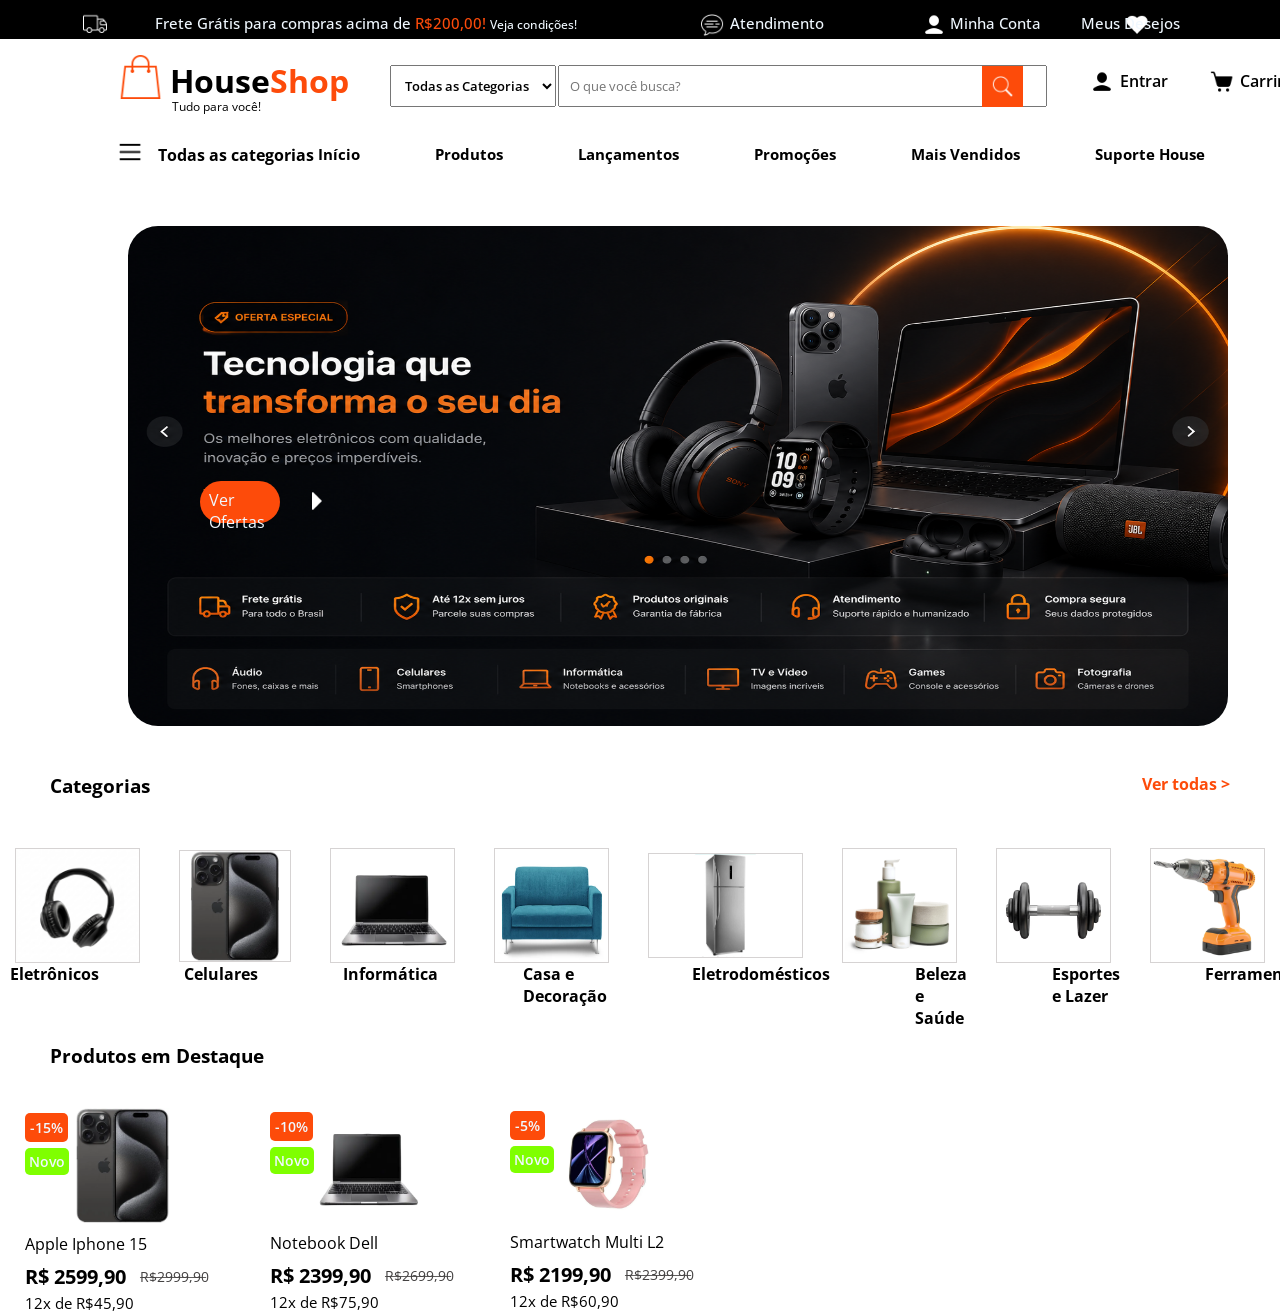
<file: index.html>
<!DOCTYPE html>
<html lang="pt-br">
<head>
    <meta charset="UTF-8">
    <meta name="viewport" content="width=device-width, initial-scale=1.0">
    <title>HouseShop | Início</title>
    <link rel="stylesheet" href="style.css">
</head>
<body>
    <div class="cabeça1">
        <img src="[data-uri]" width="24" height="24" alt="truck--v1" id="camin">
        <h3>Frete Grátis para compras acima de <span>R$200,00!</span> <a href="#">Veja condições!</a></h3>
        <img src="[data-uri]" width="24" height="24" alt="chat-message--v1" id="aten">
        <a href="#" class="navegar1">Atendimento</a>
        <img src="[data-uri]" width="24" height="24" alt="user--v1" id="conta">
        <a href="#" class="navegar2">Minha Conta</a>
        <img src="[data-uri]" width="24" height="24" alt="filled-heart" id="desejos">
        <a href="#" class="navegar3">Meus Desejos</a>
    </div>
    <header>
        <img src="[data-uri]" width="45" height="45" alt="shopping-bag--v1" id="bolsa">
        <h1>House<span>Shop</span></h1>
        <p>Tudo para você!</p>
        <select id="categorias" name="categoria">
            <option value="Todas as Categorias">Todas as Categorias</option>
            <option value="Eletrônica">Eletrônica</option>
            <option value="Informática">Informática</option>
            <option value="Calçados">Calçados</option>
            <option value="Cozinha">Cozinha</option>
            <option value="Oficina Mecânica">Oficina Mecânica</option>
        </select>
        <input type="text" placeholder="O que você busca?">
        <img src="[data-uri]" width="41" height="41" alt="search--v1" id="lupa">
        <img src="[data-uri]" width="24" height="24" alt="user--v1" id="con">
        <a href="#" id="entrar">Entrar</a>
        <img src="[data-uri]" width="24" height="24" alt="shopping-cart--v1" id="car">
        <a href="#" id="carrinho">Carrinho</a>
        <p id="quant">0</p>
    </header>
    <div class="categor">
        <div class="img-category">
            <img src="[data-uri]" width="24" height="24" alt="menu--v6">
            <h4>Todas as categorias</h4>
        </div>
        <div class="ca">
            <a href="#">Início</a>
            <a href="#">Produtos</a>
            <a href="#">Lançamentos</a>
            <a href="#">Promoções</a>
            <a href="#">Mais Vendidos</a>
            <a href="#">Suporte House</a>
        </div>
    </div>
    <div class="card-imagem">
        <img src="imgs/ChatGPT Image 24 de jul. de 2026, 19_10_59.png" alt="oferta">
    </div>
    <div class="btn-oferta">
        <a href="#">Ver Ofertas</a>
        <img src="[data-uri]" width="24" height="24" alt="sort-right">
    </div>
    <div class="categoria">
        <h3>Categorias</h3>
        <a href="#">Ver todas ></a>
    </div>
    <div class="img-ca">
        <img src="imgs/image.png " width="125" height="115" alt="fone de ouvido">
        <img src="imgs/iphone.webp" width="112" height="112" alt="Celular">
        <img src="imgs/notebook.png"  width="125" height="115" alt="Notebook">
        <img src="imgs/sofá.jpg" width="115" height="115" alt="Sofá">
        <img src="imgs/geladeira.jpg" width="155" height="105" alt="Geladeira">
        <img src="imgs/beleza.webp" width="115" height="115" alt="Beleza e Saúde">
        <img src="imgs/halter.avif" width="115" height="115" alt="Halter">
        <img src="imgs/furadeira.png" width="115" height="115" alt="Furadeira">
    </div>
    <div id="h4">
        <h4>Eletrônicos</h4>
        <h4>Celulares</h4>
        <h4>Informática</h4>
        <h4>Casa e Decoração</h4>
        <h4>Eletrodomésticos</h4>
        <h4>Beleza e Saúde</h4>
        <h4>Esportes e Lazer</h4>
        <h4>Ferramentas</h4>
    </div>
    <h3 id="proh3">Produtos em Destaque</h3>

    <div class="destaks">
        <img src="imgs/iphone.webp" width="115" height="115" alt="Celular Iphone">
        <p id="off">-15%</p>
        <p id="novo">Novo</p>
        <p id="nome-iphone">Apple Iphone 15</p>
        <h4>R$ 2599,90</h4>
        <p id="antigo">R$2999,90</p>
        <p id="parce">12x de R$45,90</p>
        <p id="traço">___________</p>
    </div>
    <div class="destaks2">
        <img src="imgs/notebook.png" width="115" height="115" alt="Notebook">
        <p id="off2">-10%</p>
        <p id="novo2">Novo</p>
        <p id="nome-notebook">Notebook Dell</p>
        <h4>R$ 2399,90</h4>
        <p id="antigo2">R$2699,90</p>
        <p id="parce2">12x de R$75,90</p>
        <p id="traço2">___________</p>
    </div>
    <div class="destaks3">
        <img src="imgs/smartwatch.png" width="115" height="115" alt="Notebook">
        <p id="off3">-5%</p>
        <p id="novo3">Novo</p>
        <p id="nome-smartwatch">Smartwatch Multi L2</p>
        <h4>R$ 2199,90</h4>
        <p id="antigo3">R$2399,90</p>
        <p id="parce3">12x de R$60,90</p>
        <p id="traço3">___________</p>
    </div>
</body>
</html>
</file>
<file: style.css>
@import url('https://fonts.googleapis.com/css2?family=Open+Sans:ital,wght@0,300..800;1,300..800&display=swap');


* {
    margin: 0;
    padding: 0;
    box-sizing: border-box;
    font-family: "Open Sans", sans-serif;
}

.cabeça1 {
    display: flex;
    justify-content: center;
    background-color: rgb(0, 0, 0);
    padding-bottom: 6px;
}

#camin {
    margin-top: 9px;
    margin-right: 180px;
    position: relative;
    left: -455px;
    z-index: 99;
}

.cabeça1 h3 {
    position: absolute;
    margin-top: 13px;
    font-size: 15px;
    left: 155px;
    color: aliceblue;
    font-weight: 500;
}

.cabeça1 h3 a {
    text-decoration: none;
    color: aliceblue;
    font-size: 12px;
    position: relative;
}

.cabeça1 h3 span {
    color: rgb(253, 75, 10);
}

.navegar1 {
    position: absolute;
    left: 730px;
    text-decoration: none;
    color: aliceblue;
    font-size: 15px;
    font-weight: 500;
    margin-top: 13px;
  
}

.navegar2 {
    position: absolute;
    left: 950px;
    text-decoration: none;
    color: aliceblue;
    font-size: 15px;
    font-weight: 500;
    margin-top: 13px;
  
}

.navegar3 {
    position: absolute;
    text-decoration: none;
    color: aliceblue;
    font-size: 15px;
    font-weight: 500;
    margin-top: 13px;    
    right: 100px;
  
}
#aten {
    position: absolute;
    left: 700px;
    margin-top: 13px;

}

#desejos {
    position: absolute;
    left: 1125px;
    margin-top: 12px;
}

#conta {
    position: absolute;
    left: 922px;
    margin-top: 13px;
}

#bolsa {
    margin-top: 15px;
    margin-left: 118px;
}

header h1 {
    margin-top: -45px;
    margin-left: 170px;
    margin-bottom: 20px;
    position: relative;
}

header h1 span {
    color: rgb(253, 75, 10);
}

header p {
    margin-top: -24px;
    margin-left: 172px;
    font-size: 12px;
}

#categorias {
    margin-left: 390px;
    padding: 10px;
    font-weight: 600;
    position: absolute;
    top: 65px;
}

header input {
    position: absolute;
    padding-top: 10px;
    padding-bottom: 10px;
    padding-right: 300px;
    padding-left: 10px;
    margin-left: 558px;
    top: 65px;
}

#con {
    margin-left: 1090px;
    position: absolute;
    top: 70px;
}

#entrar {
    margin-left: 1120px;
    position: absolute;
    top: 70px;
    text-decoration: none;
    color: black;
    font-weight: 600;

}

#car {
    margin-left: 1210px;
    position: absolute;
    top: 70px;
}

#carrinho {
    margin-left: 1240px;
    position: absolute;
    top: 70px;
    text-decoration: none;
    color: black;
    font-weight: 600;

}

#quant {
    margin-left: 1310px;
    position: absolute;
    top: 90px;
    text-decoration: none;
    color: aliceblue;
    font-weight: 600;
    padding: 5px 10px;
    border-radius: 19px;
    background-color: rgb(253, 75, 10);
 
}

#lupa {
    position: absolute;
    left: 982px;
    top: 66px;
    background-color: rgb(253, 75, 10);
    padding: 9px;
}

.categor {
    display: flex;
    justify-content: space-between;
    margin-top: 25px;
    margin-right: 75px;
}

.img-category {
    margin-left: 118px;
}

.img-category h4 {
    margin-top: -25px;
    margin-left: 40px;
}

.ca {
    display: flex;
    justify-content: space-between;
    align-items: center;
    gap: 75px;
    margin-top: 2px;
}

.ca a {
    text-decoration: none;
    font-weight: 700;
    color: black;
    font-size: 15px;
}

.card-imagem {
    margin-top: 60px;
}

.card-imagem img {
    margin-left: 10%;
    width: 1100px;
    height: 500px;
    border-radius: 30px;
    position: relative;
}

.btn-oferta {
    position: absolute;
    top: -250px;
    background-color: rgb(253, 75, 10);
    margin-right: 1000px;
    border-radius: 30px;
    padding: 5px 5px;
    margin-left: 200px;
    position: relative;

}

.btn-oferta img{
    margin-left: 99px;
    margin-top: 3px;
}



.btn-oferta a {
    position: absolute;
    top: 8px;
    left: 9px;
    text-decoration: none;
    color: aliceblue;
}

.categoria {
    display: flex;
    justify-content: space-between;
    margin-left: 50px;
    margin-right: 50px;
}

.categoria a {
    text-decoration: none;
    color: rgb(253, 75, 10);
    font-weight: 700;
}

.img-ca {
    display: flex;
    justify-content: space-between;
    align-items: center;
    margin-top: 50px;
}

.img-ca img {
    position: relative;
    border: 1px solid #d6d3d3;
    margin-left: 15px;
    margin-right: 15px;
}

#h4 {
    position: absolute;
    display: flex;
    justify-content: space-between;
    gap: 85px;
    margin-left: 10px;
    margin-right: 8px;
}

#proh3 {
    margin-top: 80px;
    margin-left: 50px;
}

.destaks {
    margin-top: 40px;
    margin-left: 65px;
    position: relative;
}

#off {
    padding: 5px;
    font-size: 14px;
    background-color:rgb(253, 75, 10);
    color: aliceblue;
    font-weight: 600;
    border-radius: 5px;
    margin-right: 1289px;
    z-index: 99;
    position: absolute;
    top: 5px;
    left: -40px;


}

#novo {
    padding: 4px;
    font-size: 14px;
    background-color:chartreuse;
    color: aliceblue;
    font-weight: 600;
    border-radius: 5px;
    margin-right: 1289px;
    z-index: 99;
    position: absolute;
    top: 40px;
    left: -40px;
}

#nome-iphone {
    position: absolute;
    left: -40px;
    margin-top: 5px;
    font-size: 16px;
}

.destaks h4 {
    position: absolute;
    left: -40px;
    margin-top: 35px;
    font-size: 20px;
}

#antigo {
    position: absolute;
    left: 75px;
    margin-top: 39px;
    font-size: 14px;
    color: rgb(68, 66, 66);
}

#parce {
    position: absolute;
    left: -40px;
    margin-top: 65px;
    font-size: 15px;
}

#traço {
    position: absolute;
    left: 75px;
    margin-top: 33px;
    font-size: 14px;
    color: rgb(68, 66, 66);
}


.destaks2 {
    margin-top: -121px;
    margin-left: 310px;
    position: relative;
}

#off2 {
    padding: 5px;
    font-size: 14px;
    background-color:rgb(253, 75, 10);
    color: aliceblue;
    font-weight: 600;
    border-radius: 5px;
    margin-right: 1289px;
    z-index: 99;
    position: absolute;
    top: 5px;
    left: -40px;


}

#novo2 {
    padding: 4px;
    font-size: 14px;
    background-color:chartreuse;
    color: aliceblue;
    font-weight: 600;
    border-radius: 5px;
    margin-right: 1289px;
    z-index: 99;
    position: absolute;
    top: 40px;
    left: -40px;
}

#nome-notebook {
    position: absolute;
    left: -40px;
    margin-top: 5px;
    font-size: 16px;
}

.destaks2 h4 {
    position: absolute;
    left: -40px;
    margin-top: 35px;
    font-size: 20px;
}

#antigo2 {
    position: absolute;
    left: 75px;
    margin-top: 39px;
    font-size: 14px;
    color: rgb(68, 66, 66);
}

#parce2 {
    position: absolute;
    left: -40px;
    margin-top: 65px;
    font-size: 15px;
}

#traço2 {
    position: absolute;
    left: 75px;
    margin-top: 33px;
    font-size: 14px;
    color: rgb(68, 66, 66);
}

.destaks3 {
    margin-top: -121px;
    margin-left: 550px;
    position: relative;
}

#off3 {
    padding: 5px;
    font-size: 14px;
    background-color:rgb(253, 75, 10);
    color: aliceblue;
    font-weight: 600;
    border-radius: 5px;
    margin-right: 1289px;
    z-index: 99;
    position: absolute;
    top: 5px;
    left: -40px;


}

#novo3 {
    padding: 4px;
    font-size: 14px;
    background-color:chartreuse;
    color: aliceblue;
    font-weight: 600;
    border-radius: 5px;
    margin-right: 1289px;
    z-index: 99;
    position: absolute;
    top: 40px;
    left: -40px;
}

#nome-smartwatch {
    position: absolute;
    left: -40px;
    margin-top: 5px;
    font-size: 16px;
}

.destaks3 h4 {
    position: absolute;
    left: -40px;
    margin-top: 35px;
    font-size: 20px;
}

#antigo3 {
    position: absolute;
    left: 75px;
    margin-top: 39px;
    font-size: 14px;
    color: rgb(68, 66, 66);
}

#parce3 {
    position: absolute;
    left: -40px;
    margin-top: 65px;
    font-size: 15px;
}

#traço3 {
    position: absolute;
    left: 75px;
    margin-top: 33px;
    font-size: 14px;
    color: rgb(68, 66, 66);
}
</file>
